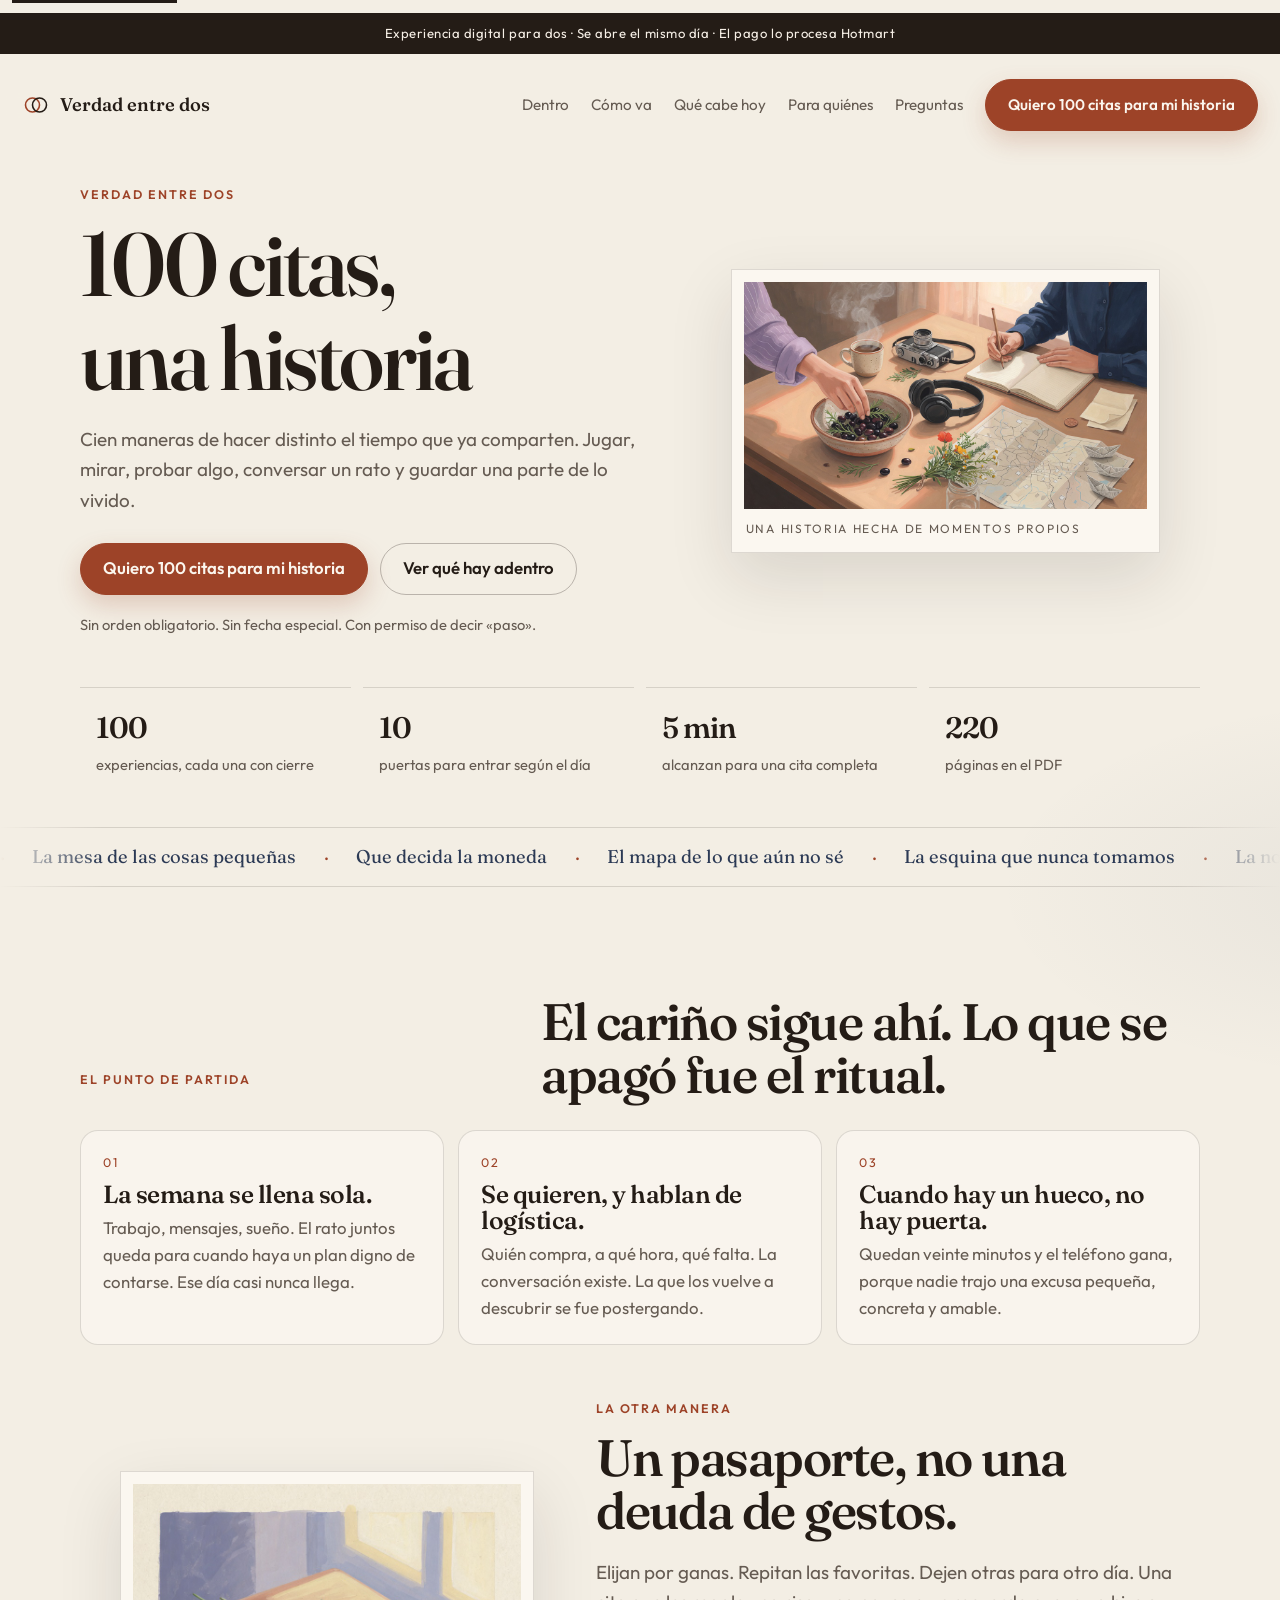
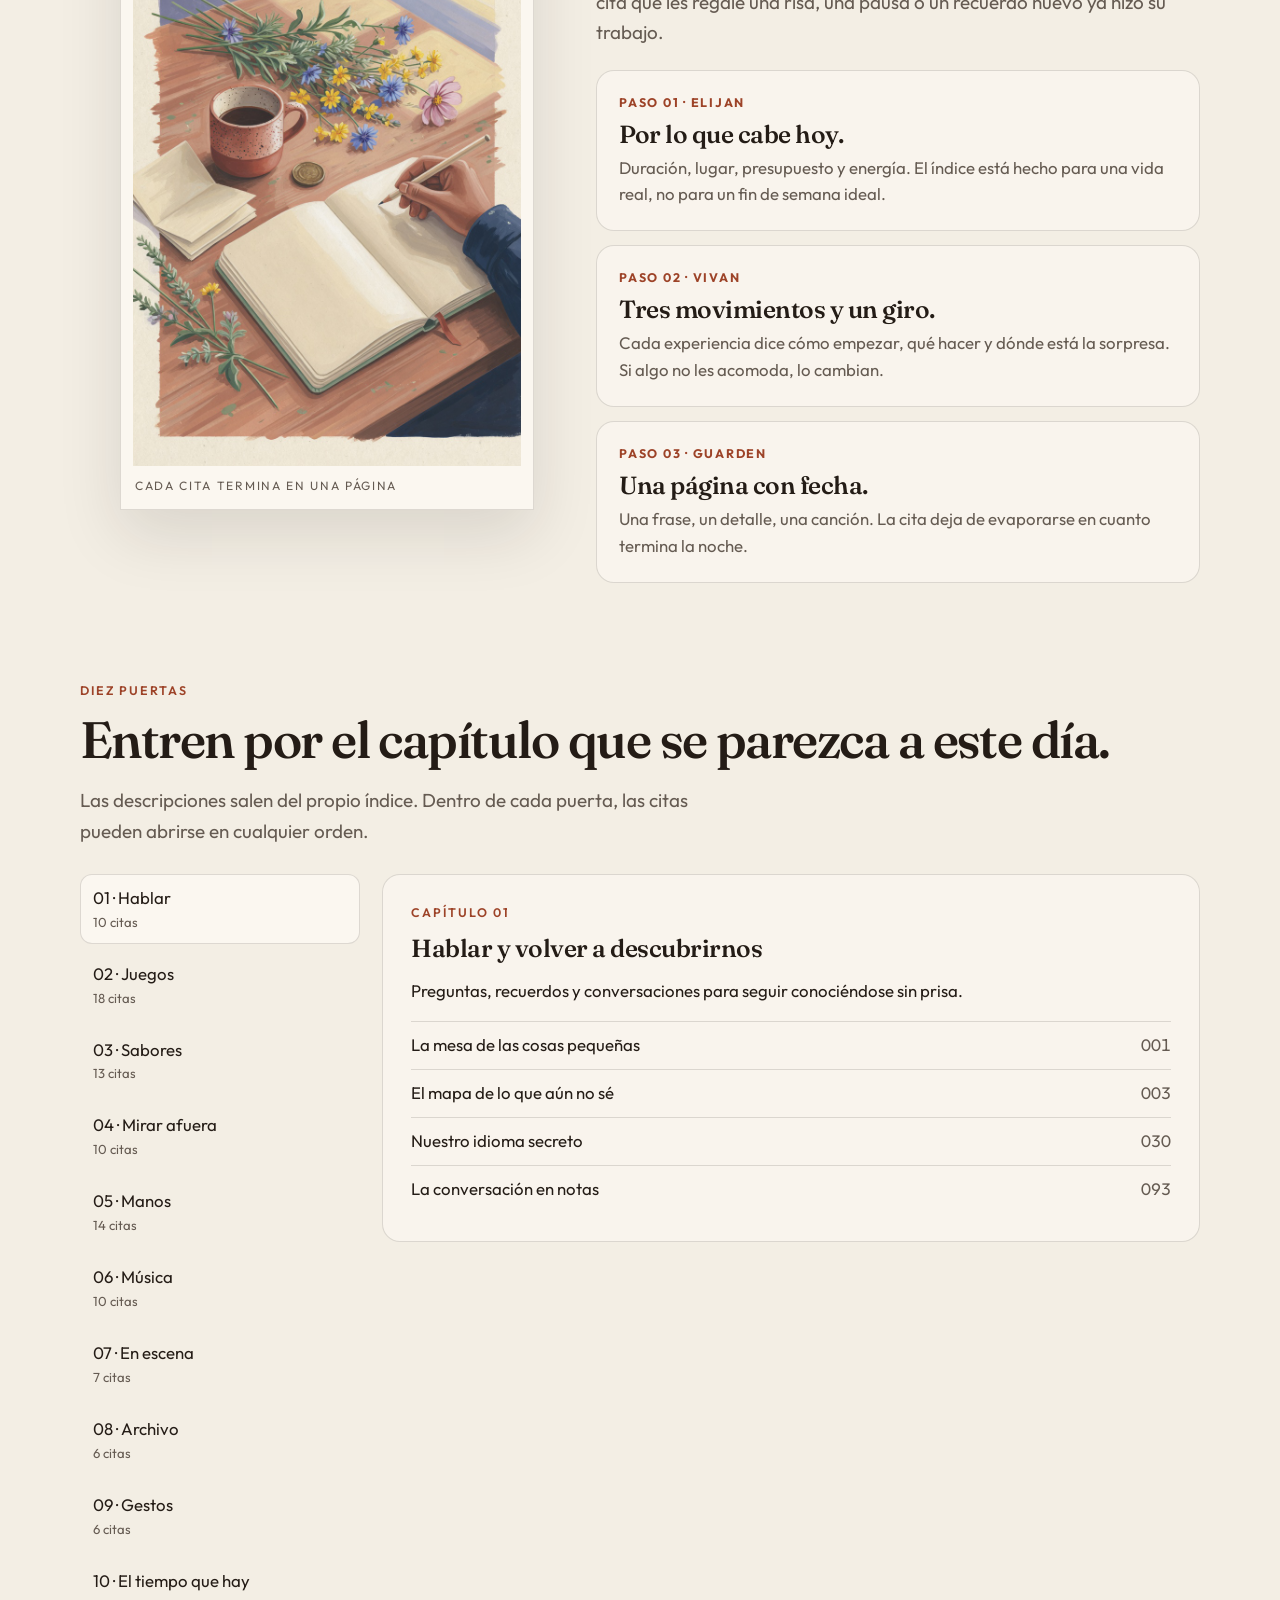
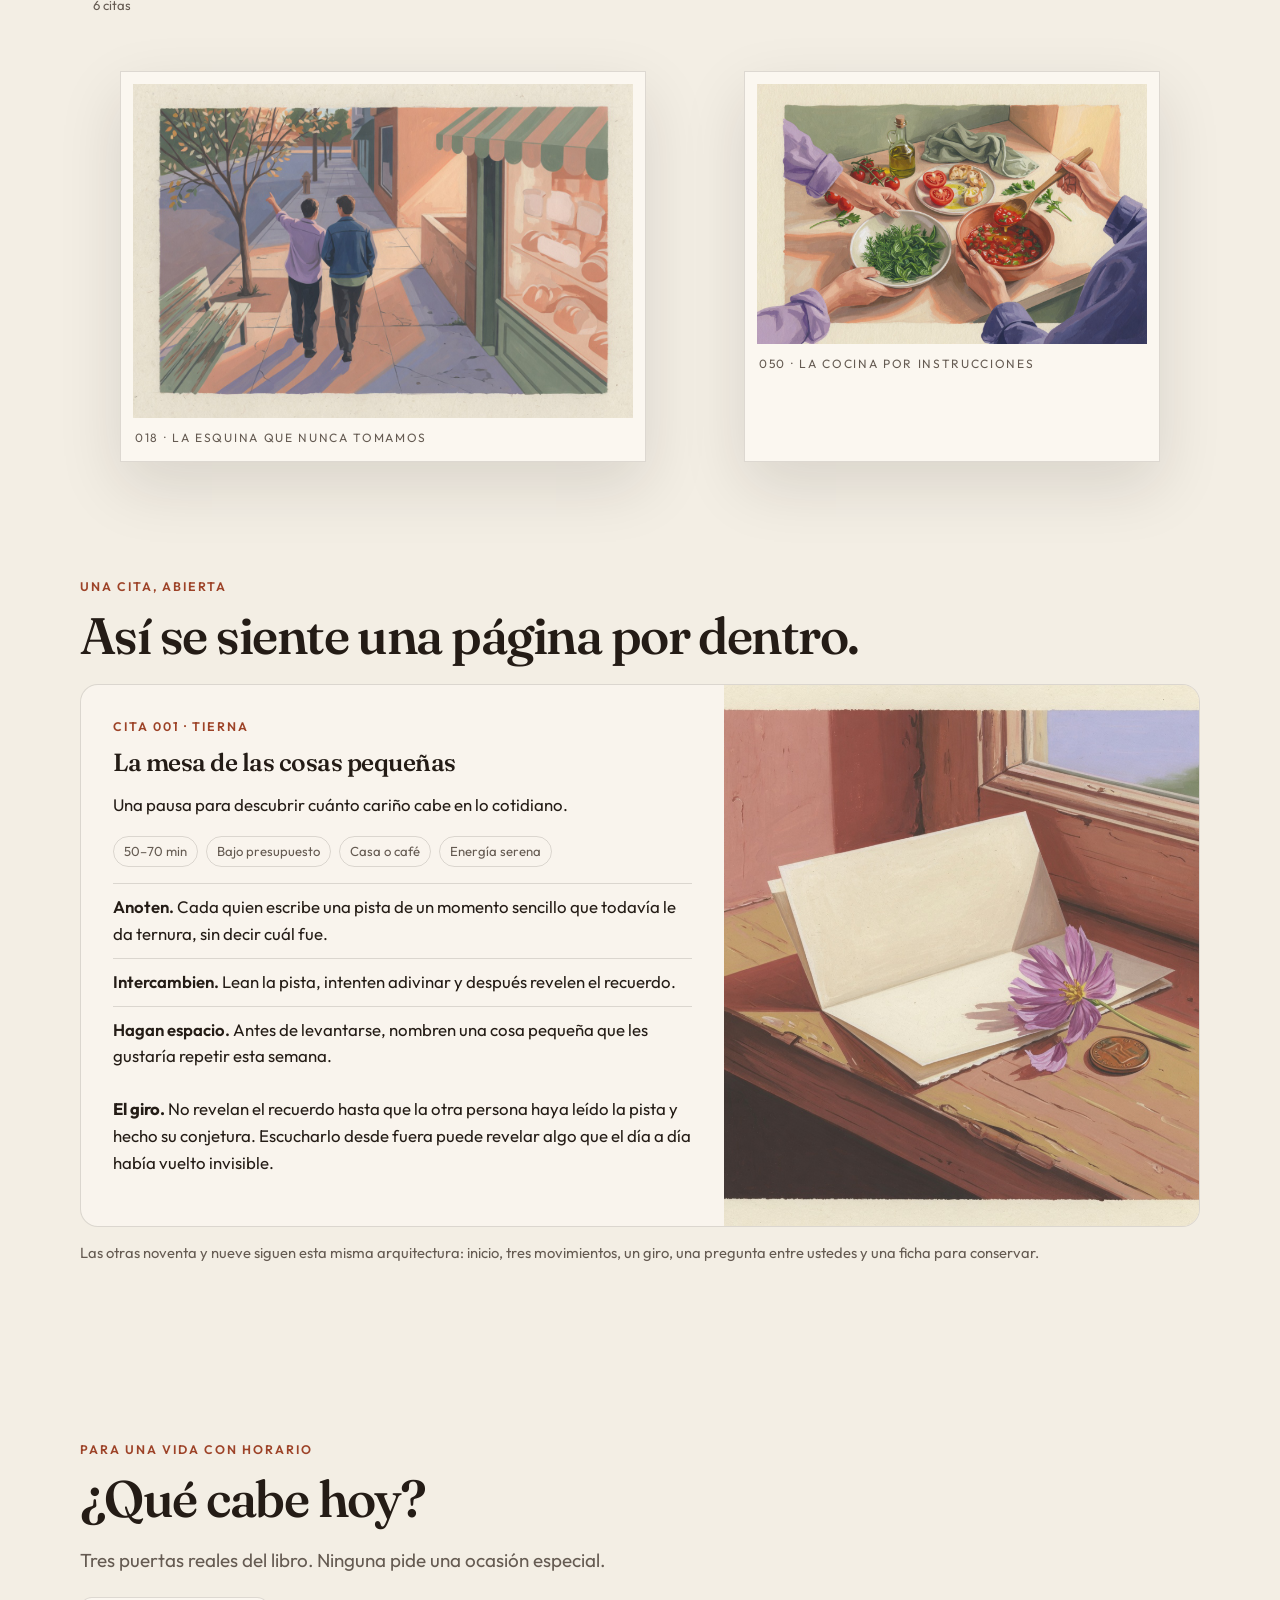
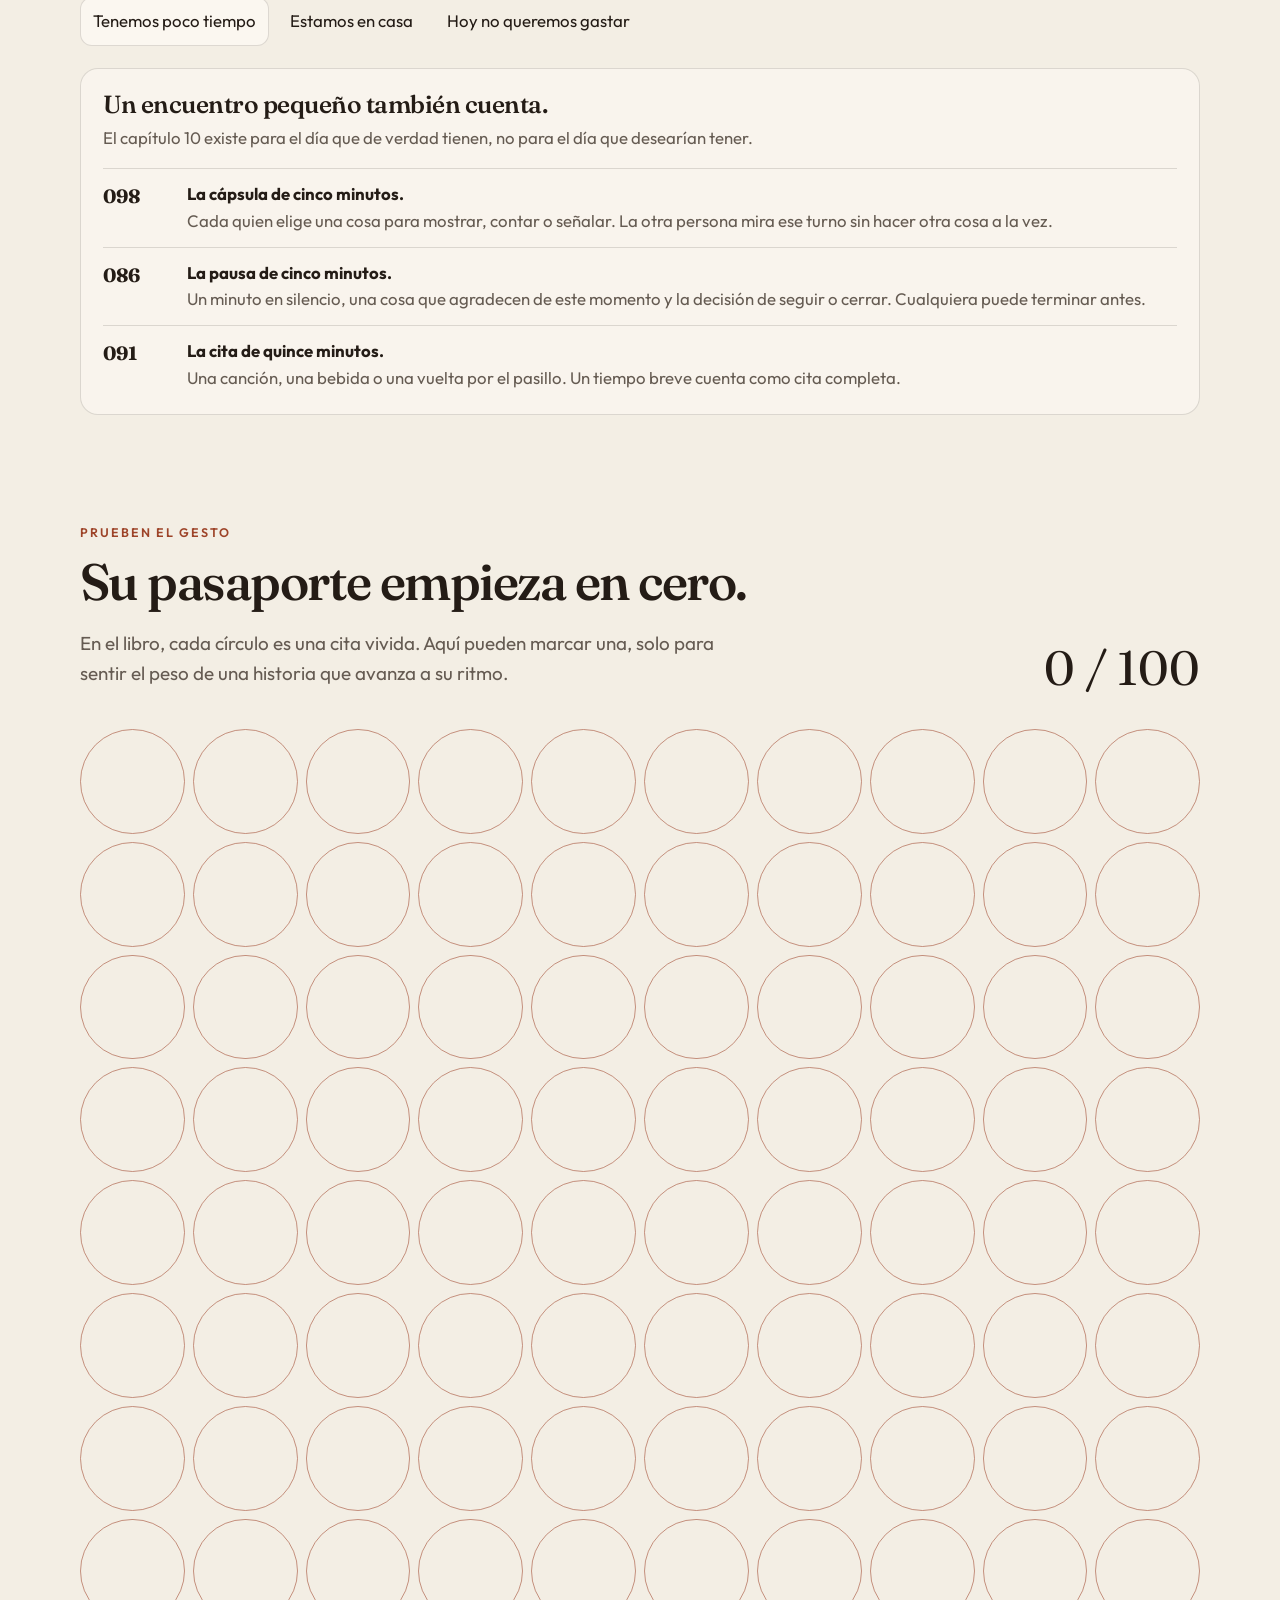
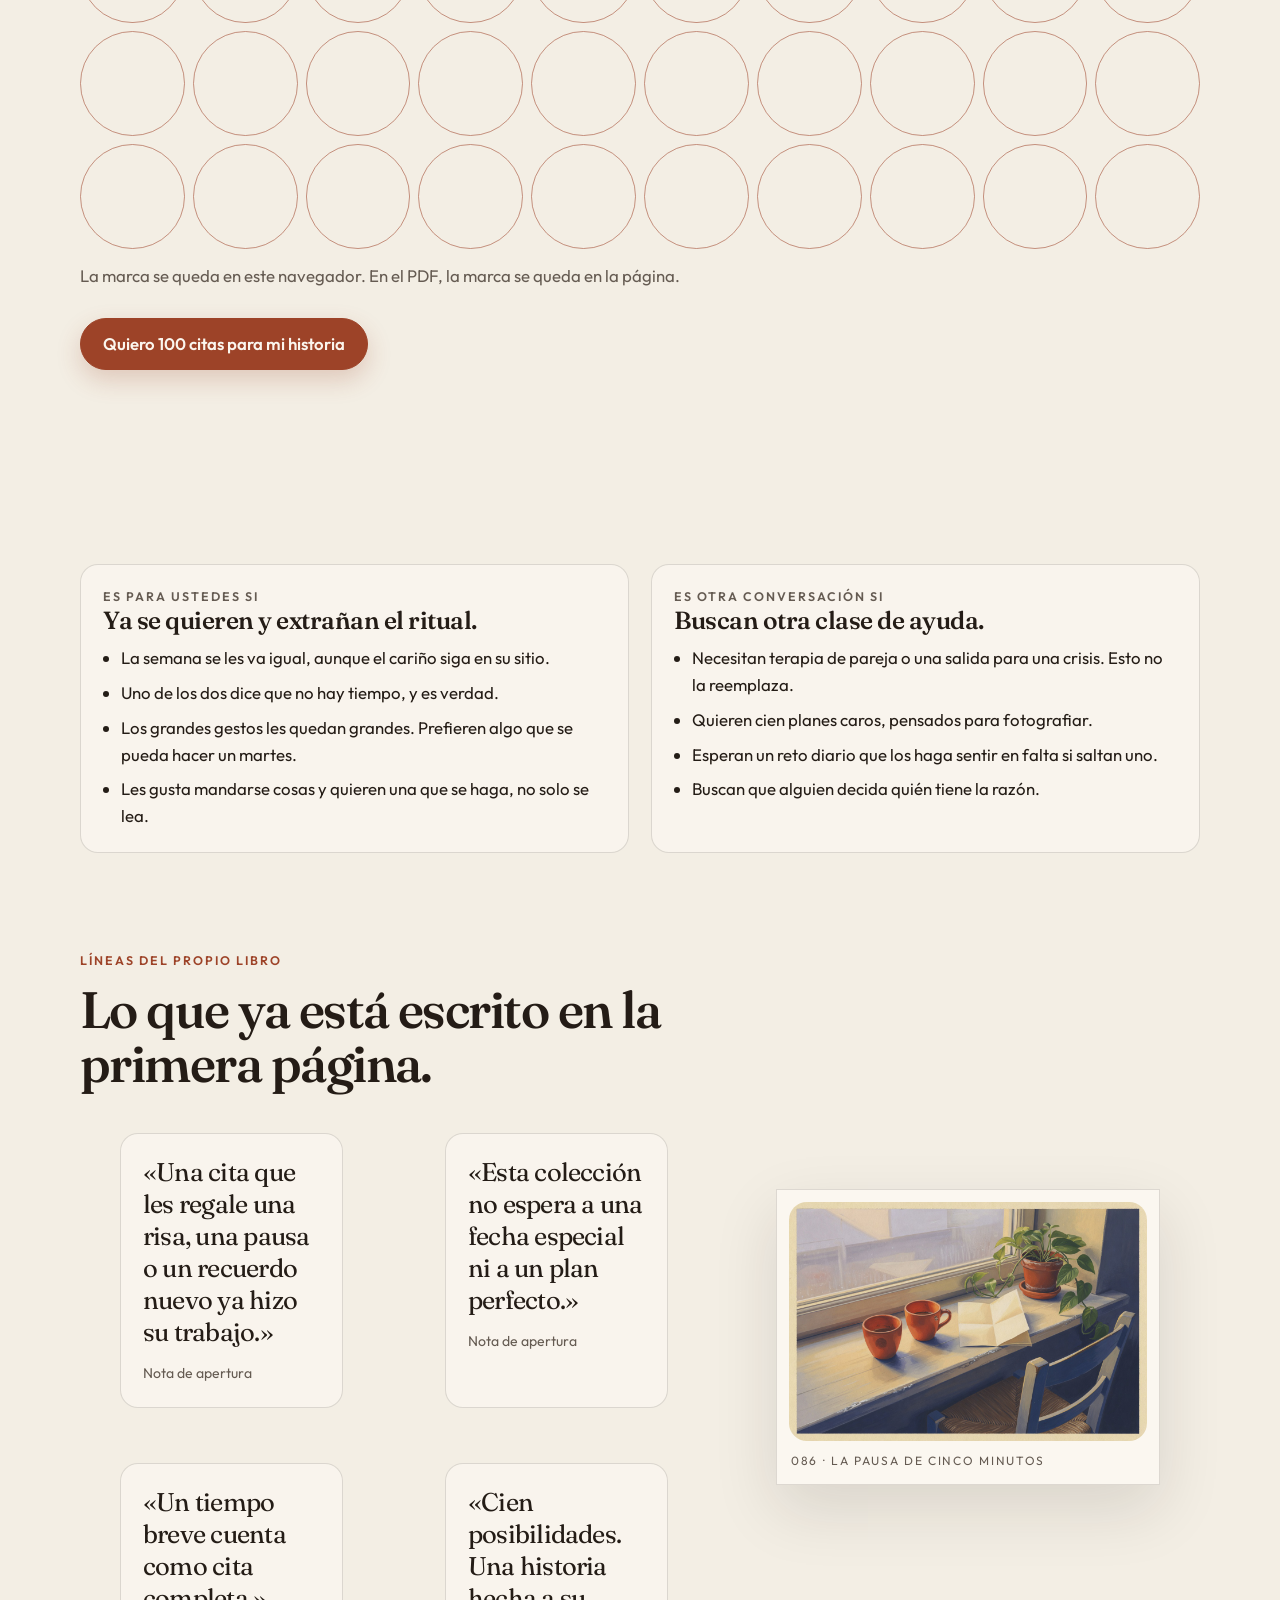
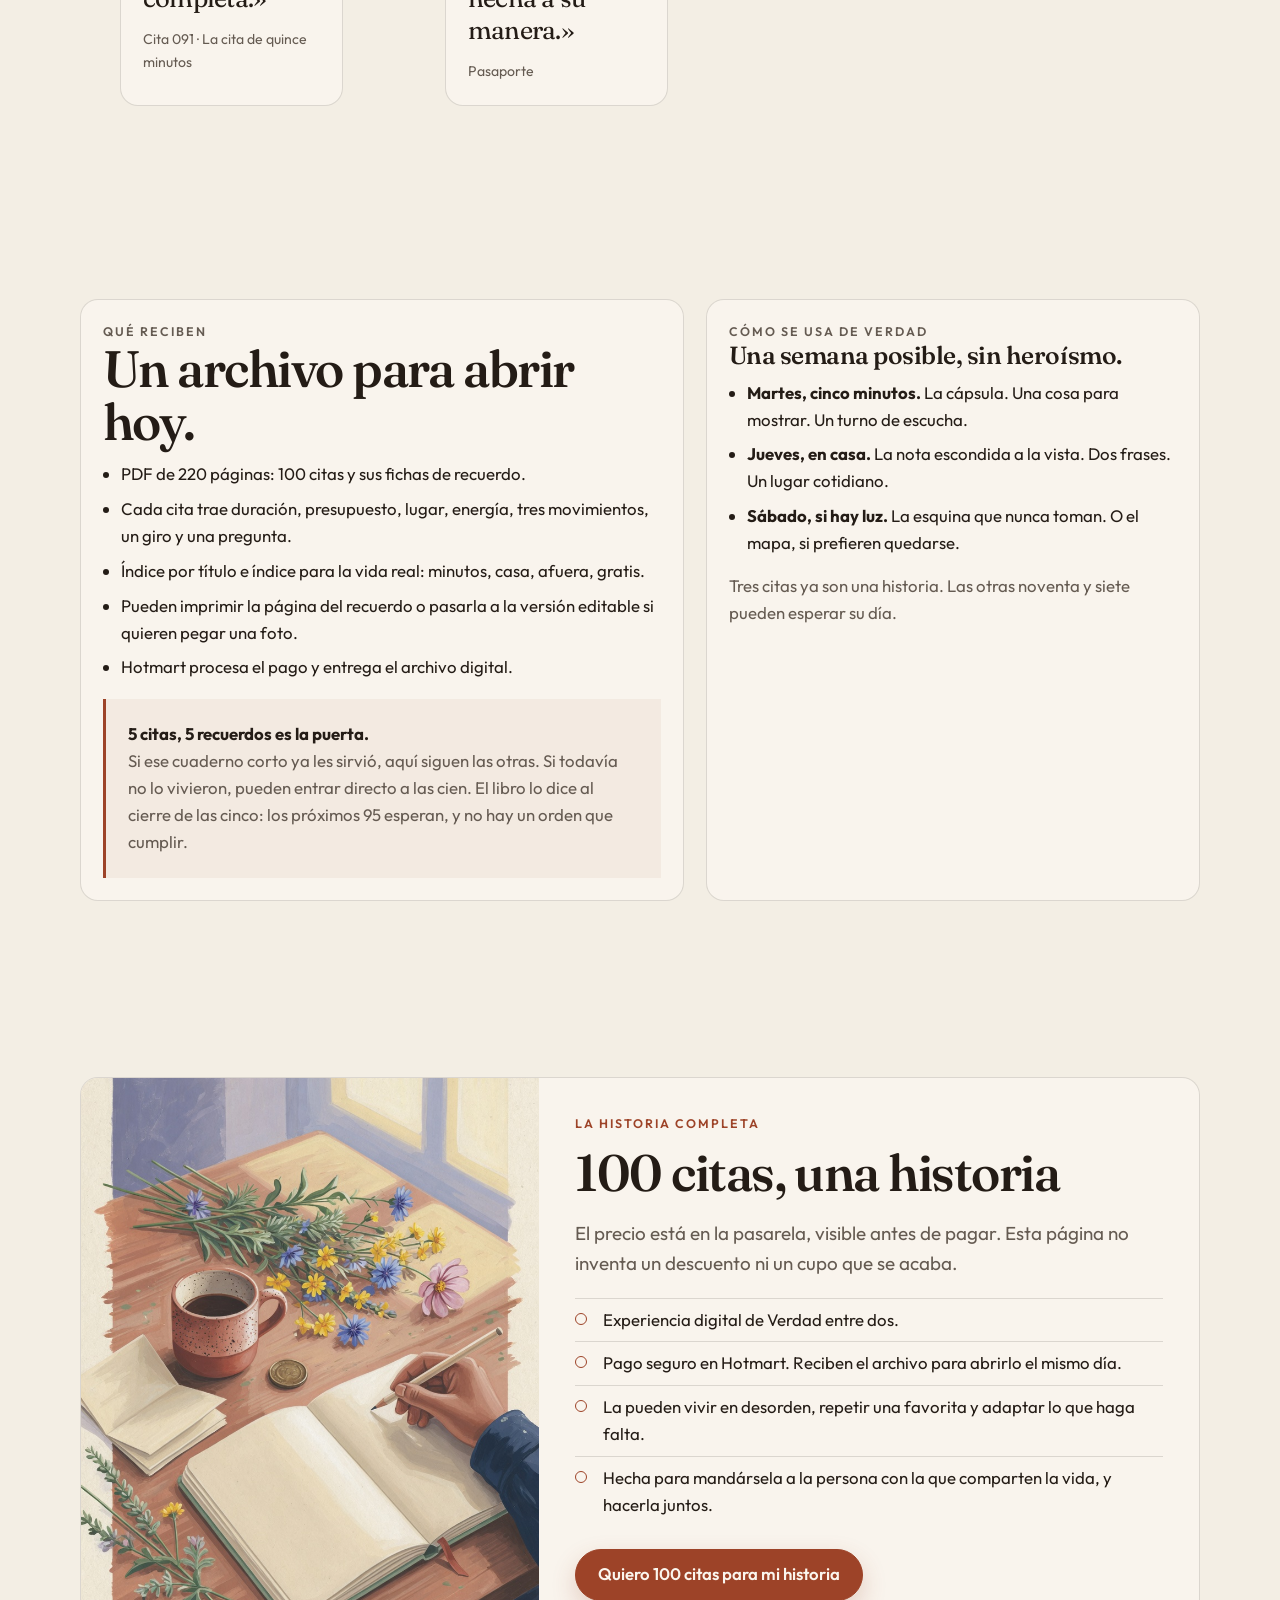
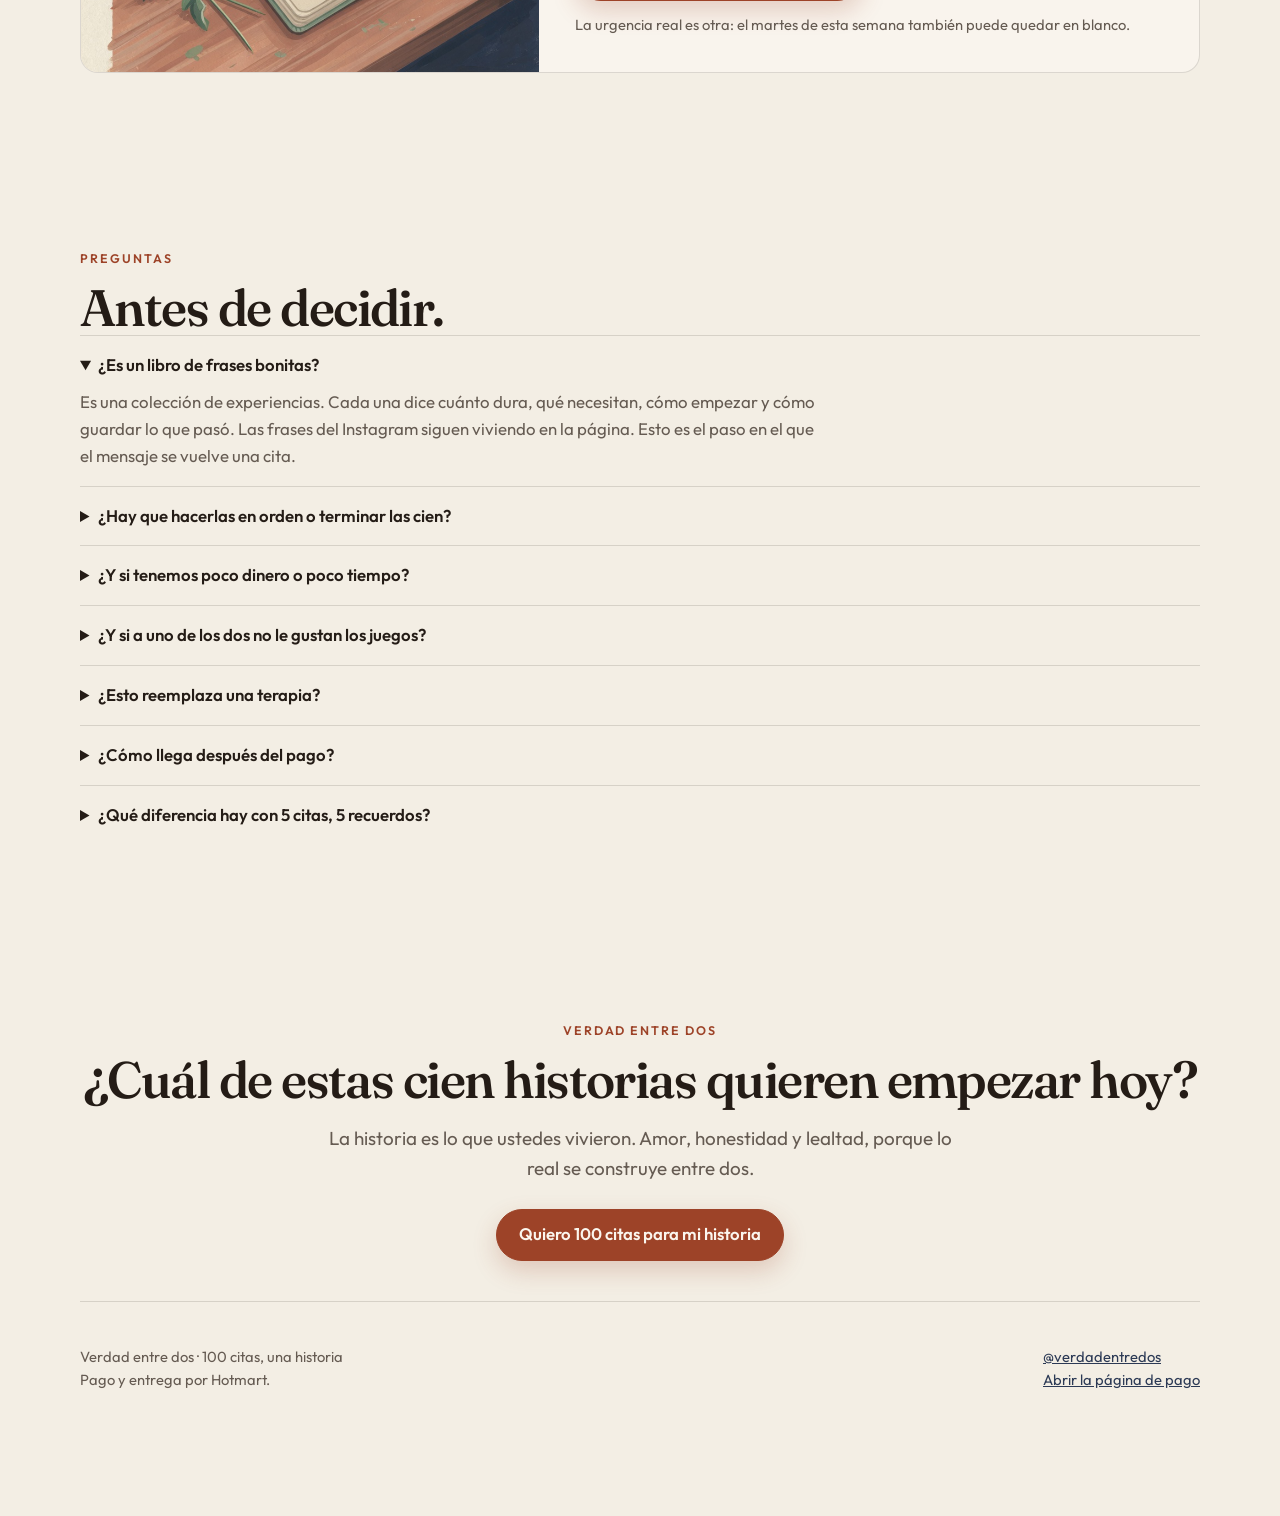
<file: index.html>
<!DOCTYPE html>
<html lang="es">
<head>
  <meta charset="utf-8">
  <meta name="viewport" content="width=device-width, initial-scale=1">
  <title>100 citas, una historia · Verdad entre dos</title>
  <meta name="description" content="Cien experiencias para dos. Salir de la rutina, volver a elegirse un día cualquiera y guardar recuerdos que antes no existían. De Verdad entre dos.">
  <meta name="theme-color" content="#f3eee4">
  <meta property="og:title" content="100 citas, una historia">
  <meta property="og:description" content="Cien maneras de hacer distinto el tiempo que ya comparten. Una experiencia digital de Verdad entre dos.">
  <meta property="og:type" content="website">
  <meta property="og:image" content="assets/hero.jpg">
  <link rel="icon" href="data:image/svg+xml,%3Csvg xmlns='http://www.w3.org/2000/svg' viewBox='0 0 32 32'%3E%3Ccircle cx='12' cy='16' r='8' fill='none' stroke='%239d4328' stroke-width='2'/%3E%3Ccircle cx='20' cy='16' r='8' fill='none' stroke='%23241c16' stroke-width='2'/%3E%3C/svg%3E">
  <link rel="preconnect" href="https://fonts.googleapis.com">
  <link rel="preconnect" href="https://fonts.gstatic.com" crossorigin>
  <link href="https://fonts.googleapis.com/css2?family=Fraunces:opsz,wght@9..144,500;9..144,620&family=Outfit:wght@400;500;600&display=swap" rel="stylesheet">
  <link rel="stylesheet" href="css/styles.css">
  <script>document.documentElement.classList.add("js");</script>
  <script type="application/ld+json">
  {
    "@context": "https://schema.org",
    "@type": "Product",
    "name": "100 citas, una historia",
    "description": "Cien experiencias para parejas, con páginas para conservar cada recuerdo.",
    "brand": { "@type": "Brand", "name": "Verdad entre dos" },
    "image": "assets/hero.jpg",
    "category": "Experiencia digital para parejas"
  }
  </script>
</head>
<body>
  <a class="skip" href="#contenido">Saltar al contenido</a>
  <div class="progress" aria-hidden="true"><span></span></div>

  <p class="topbar">Experiencia digital para dos · Se abre el mismo día · El pago lo procesa Hotmart</p>

  <header class="nav">
    <a class="brand" href="#contenido">
      <svg width="28" height="28" viewBox="0 0 32 32" aria-hidden="true">
        <circle cx="12" cy="16" r="8" fill="none" stroke="#9d4328" stroke-width="1.8"/>
        <circle cx="20" cy="16" r="8" fill="none" stroke="#241c16" stroke-width="1.8"/>
      </svg>
      Verdad entre dos
    </a>
    <button class="nav-toggle" type="button" aria-expanded="false" aria-controls="menu">Menú</button>
    <nav class="nav-links" id="menu">
      <a href="#dentro">Dentro</a>
      <a href="#como">Cómo va</a>
      <a href="#elegir">Qué cabe hoy</a>
      <a href="#quienes">Para quiénes</a>
      <a href="#preguntas">Preguntas</a>
      <a class="buy" data-buy href="https://pay.hotmart.com/V108076592A?checkoutMode=2&amp;off=3jpxud41">Quiero 100 citas para mi historia</a>
    </nav>
  </header>

  <main id="contenido">
    <section class="hero">
      <div class="wrap hero-grid">
        <div>
          <p class="kicker">Verdad entre dos</p>
          <h1>100 citas,<br>una historia</h1>
          <p class="lede">Cien maneras de hacer distinto el tiempo que ya comparten. Jugar, mirar, probar algo, conversar un rato y guardar una parte de lo vivido.</p>
          <div class="hero-actions">
            <a class="buy" data-buy href="https://pay.hotmart.com/V108076592A?checkoutMode=2&amp;off=3jpxud41">Quiero 100 citas para mi historia</a>
            <a class="ghost" href="#dentro">Ver qué hay adentro</a>
          </div>
          <p class="micro">Sin orden obligatorio. Sin fecha especial. Con permiso de decir «paso».</p>
        </div>
        <figure class="frame">
          <div class="hero-media">
            <video autoplay muted loop playsinline poster="assets/hero.jpg" aria-label="Mesa compartida: dos personas escriben, comen y dejan una nota">
              <source src="assets/hero.mp4" type="video/mp4">
            </video>
          </div>
          <figcaption>Una historia hecha de momentos propios</figcaption>
        </figure>
      </div>
      <div class="wrap">
        <div class="facts" aria-label="Lo que incluye la experiencia">
          <p class="fact"><b>100</b><span>experiencias, cada una con cierre</span></p>
          <p class="fact"><b>10</b><span>puertas para entrar según el día</span></p>
          <p class="fact"><b>5 min</b><span>alcanzan para una cita completa</span></p>
          <p class="fact"><b>220</b><span>páginas en el PDF</span></p>
        </div>
      </div>
      <div class="marquee" aria-hidden="true">
        <div class="marquee__track">
          <div class="marquee__group">
            <span>La mesa de las cosas pequeñas</span>
            <span>Que decida la moneda</span>
            <span>El mapa de lo que aún no sé</span>
            <span>La esquina que nunca tomamos</span>
            <span>La nota escondida a la vista</span>
            <span>Nuestro idioma secreto</span>
            <span>La pausa de cinco minutos</span>
            <span>La receta heredada</span>
            <span>Dos mandos, una aventura</span>
            <span>Volver a un día que nos hizo bien</span>
          </div>
          <div class="marquee__group">
            <span>La mesa de las cosas pequeñas</span>
            <span>Que decida la moneda</span>
            <span>El mapa de lo que aún no sé</span>
            <span>La esquina que nunca tomamos</span>
            <span>La nota escondida a la vista</span>
            <span>Nuestro idioma secreto</span>
            <span>La pausa de cinco minutos</span>
            <span>La receta heredada</span>
            <span>Dos mandos, una aventura</span>
            <span>Volver a un día que nos hizo bien</span>
          </div>
        </div>
      </div>
    </section>

    <section class="section" id="como">
      <div class="wrap">
        <div class="problem-grid reveal">
          <p class="kicker">El punto de partida</p>
          <h2>El cariño sigue ahí. Lo que se apagó fue el ritual.</h2>
        </div>
        <div class="cards">
          <article class="card reveal">
            <em>01</em>
            <h3>La semana se llena sola.</h3>
            <p>Trabajo, mensajes, sueño. El rato juntos queda para cuando haya un plan digno de contarse. Ese día casi nunca llega.</p>
          </article>
          <article class="card reveal">
            <em>02</em>
            <h3>Se quieren, y hablan de logística.</h3>
            <p>Quién compra, a qué hora, qué falta. La conversación existe. La que los vuelve a descubrir se fue postergando.</p>
          </article>
          <article class="card reveal">
            <em>03</em>
            <h3>Cuando hay un hueco, no hay puerta.</h3>
            <p>Quedan veinte minutos y el teléfono gana, porque nadie trajo una excusa pequeña, concreta y amable.</p>
          </article>
        </div>

        <div class="split" style="margin-top: 54px;">
          <figure class="frame">
            <div class="portrait">
              <img src="assets/journal.jpg" alt="Una mano escribe en un cuaderno en blanco, junto a un café, una moneda y flores">
            </div>
            <figcaption>Cada cita termina en una página</figcaption>
          </figure>
          <div class="reveal">
            <p class="kicker">La otra manera</p>
            <h2>Un pasaporte, no una deuda de gestos.</h2>
            <p class="lede">Elijan por ganas. Repitan las favoritas. Dejen otras para otro día. Una cita que les regale una risa, una pausa o un recuerdo nuevo ya hizo su trabajo.</p>
            <div class="steps">
              <article class="step">
                <b>Paso 01 · Elijan</b>
                <h3>Por lo que cabe hoy.</h3>
                <p>Duración, lugar, presupuesto y energía. El índice está hecho para una vida real, no para un fin de semana ideal.</p>
              </article>
              <article class="step">
                <b>Paso 02 · Vivan</b>
                <h3>Tres movimientos y un giro.</h3>
                <p>Cada experiencia dice cómo empezar, qué hacer y dónde está la sorpresa. Si algo no les acomoda, lo cambian.</p>
              </article>
              <article class="step">
                <b>Paso 03 · Guarden</b>
                <h3>Una página con fecha.</h3>
                <p>Una frase, un detalle, una canción. La cita deja de evaporarse en cuanto termina la noche.</p>
              </article>
            </div>
          </div>
        </div>
      </div>
    </section>

    <section class="section" id="dentro" style="padding-top: 10px;">
      <div class="wrap">
        <div class="reveal">
          <p class="kicker">Diez puertas</p>
          <h2>Entren por el capítulo que se parezca a este día.</h2>
          <p class="lede">Las descripciones salen del propio índice. Dentro de cada puerta, las citas pueden abrirse en cualquier orden.</p>
        </div>
        <div class="chapter-layout">
          <div class="chapter-tabs" role="tablist" aria-label="Capítulos">
            <button type="button" role="tab" aria-selected="true" data-chapter-tab="c1">01 · Hablar <small>10 citas</small></button>
            <button type="button" role="tab" aria-selected="false" data-chapter-tab="c2">02 · Juegos <small>18 citas</small></button>
            <button type="button" role="tab" aria-selected="false" data-chapter-tab="c3">03 · Sabores <small>13 citas</small></button>
            <button type="button" role="tab" aria-selected="false" data-chapter-tab="c4">04 · Mirar afuera <small>10 citas</small></button>
            <button type="button" role="tab" aria-selected="false" data-chapter-tab="c5">05 · Manos <small>14 citas</small></button>
            <button type="button" role="tab" aria-selected="false" data-chapter-tab="c6">06 · Música <small>10 citas</small></button>
            <button type="button" role="tab" aria-selected="false" data-chapter-tab="c7">07 · En escena <small>7 citas</small></button>
            <button type="button" role="tab" aria-selected="false" data-chapter-tab="c8">08 · Archivo <small>6 citas</small></button>
            <button type="button" role="tab" aria-selected="false" data-chapter-tab="c9">09 · Gestos <small>6 citas</small></button>
            <button type="button" role="tab" aria-selected="false" data-chapter-tab="c10">10 · El tiempo que hay <small>6 citas</small></button>
          </div>
          <div>
            <article class="panel chapter-panel is-active" data-chapter-panel="c1">
              <p class="kicker">Capítulo 01</p>
              <h3>Hablar y volver a descubrirnos</h3>
              <p>Preguntas, recuerdos y conversaciones para seguir conociéndose sin prisa.</p>
              <ol>
                <li>La mesa de las cosas pequeñas <span>001</span></li>
                <li>El mapa de lo que aún no sé <span>003</span></li>
                <li>Nuestro idioma secreto <span>030</span></li>
                <li>La conversación en notas <span>093</span></li>
              </ol>
            </article>
            <article class="panel chapter-panel" data-chapter-panel="c2">
              <p class="kicker">Capítulo 02</p>
              <h3>Juegos y desafíos compartidos</h3>
              <p>Juegos para competir con amabilidad, colaborar o jugar sin presión.</p>
              <ol>
                <li>Que decida la moneda <span>002</span></li>
                <li>El día de los papeles invertidos <span>089</span></li>
                <li>Ganamos del mismo lado <span>090</span></li>
                <li>Dos mandos, una aventura <span>096</span></li>
              </ol>
            </article>
            <article class="panel chapter-panel" data-chapter-panel="c3">
              <p class="kicker">Capítulo 03</p>
              <h3>Sabores que cuentan historias</h3>
              <p>Recetas, bebidas y sobremesas alrededor de lo que ya tienen o eligen.</p>
              <ol>
                <li>La sobremesa sin reloj <span>007</span></li>
                <li>La cocina por instrucciones <span>050</span></li>
                <li>La receta heredada <span>053</span></li>
                <li>El menú de lo que ya tenemos <span>058</span></li>
              </ol>
            </article>
            <article class="panel chapter-panel" data-chapter-panel="c4">
              <p class="kicker">Capítulo 04</p>
              <h3>Mirar afuera de otra manera</h3>
              <p>Paseos cercanos y pequeñas observaciones para descubrir lo familiar.</p>
              <ol>
                <li>Pausa para mirar el cielo <span>017</span></li>
                <li>La esquina que nunca tomamos <span>018</span></li>
                <li>Paseo con guía alternada <span>020</span></li>
                <li>Te muestro cómo miro <span>063</span></li>
              </ol>
            </article>
            <article class="panel chapter-panel" data-chapter-panel="c5">
              <p class="kicker">Capítulo 05</p>
              <h3>Crear con nuestras manos</h3>
              <p>Ideas hechas a mano donde importa más el proceso compartido que el resultado.</p>
              <ol>
                <li>El retrato sin cámara <span>014</span></li>
                <li>La postal que nunca enviamos <span>067</span></li>
                <li>La ilustración a cuatro manos <span>066</span></li>
                <li>Aprender algo con las manos <span>069</span></li>
              </ol>
            </article>
            <article class="panel chapter-panel" data-chapter-panel="c6">
              <p class="kicker">Capítulo 06</p>
              <h3>Escucharnos con música</h3>
              <p>Canciones, sonidos y escenas para escuchar con curiosidad y libertad.</p>
              <ol>
                <li>La canción que nos encontró <span>004</span></li>
                <li>La playlist por turnos <span>031</span></li>
                <li>El baile de una canción <span>036</span></li>
                <li>Nuestro primer baile aprendido <span>097</span></li>
              </ol>
            </article>
            <article class="panel chapter-panel" data-chapter-panel="c7">
              <p class="kicker">Capítulo 07</p>
              <h3>Nuestra vida en escena</h3>
              <p>Películas, relatos y momentos cotidianos convertidos en historias propias.</p>
              <ol>
                <li>Una película de siete segundos <span>005</span></li>
                <li>El doblaje inesperado <span>035</span></li>
                <li>Los créditos de hoy <span>038</span></li>
                <li>La escena repetida con otro final <span>080</span></li>
              </ol>
            </article>
            <article class="panel chapter-panel" data-chapter-panel="c8">
              <p class="kicker">Capítulo 08</p>
              <h3>Un archivo de lo vivido</h3>
              <p>Objetos, fotos opcionales y recuerdos que pueden guardar a su manera.</p>
              <ol>
                <li>El museo de nuestros bolsillos <span>006</span></li>
                <li>La exposición de recuerdos <span>040</span></li>
                <li>La foto invisible <span>083</span></li>
                <li>Volver a un día que nos hizo bien <span>100</span></li>
              </ol>
            </article>
            <article class="panel chapter-panel" data-chapter-panel="c9">
              <p class="kicker">Capítulo 09</p>
              <h3>Gestos que nos cuidan</h3>
              <p>Detalles posibles que respetan los límites, el tiempo y la comodidad de ambos.</p>
              <ol>
                <li>El detalle que sí vi <span>041</span></li>
                <li>La nota escondida a la vista <span>042</span></li>
                <li>El regalo que ya existe <span>043</span></li>
                <li>El gesto con permiso <span>045</span></li>
              </ol>
            </article>
            <article class="panel chapter-panel" data-chapter-panel="c10">
              <p class="kicker">Capítulo 10</p>
              <h3>El tiempo que sí tenemos</h3>
              <p>Citas breves y flexibles para compartir el día que realmente tienen.</p>
              <ol>
                <li>La pausa de cinco minutos <span>086</span></li>
                <li>La cita de quince minutos <span>091</span></li>
                <li>La cita de no hacer planes <span>094</span></li>
                <li>La cápsula de cinco minutos <span>098</span></li>
              </ol>
            </article>
          </div>
        </div>

        <div class="scene-row">
          <figure class="frame">
            <div class="scene">
              <img src="assets/street.jpg" alt="Dos personas caminan de espaldas por una calle conocida y una señala una esquina">
            </div>
            <figcaption>018 · La esquina que nunca tomamos</figcaption>
          </figure>
          <figure class="frame">
            <div class="scene">
              <img src="assets/kitchen.jpg" alt="Dos pares de manos cocinan juntos en una mesa con tomates, hierbas y pan">
            </div>
            <figcaption>050 · La cocina por instrucciones</figcaption>
          </figure>
        </div>
      </div>
    </section>

    <section class="section" style="padding-top: 10px;">
      <div class="wrap">
        <div class="reveal" style="margin-bottom: 22px;">
          <p class="kicker">Una cita, abierta</p>
          <h2>Así se siente una página por dentro.</h2>
        </div>
        <article class="specimen">
          <div class="specimen-copy">
            <p class="kicker">Cita 001 · Tierna</p>
            <h3>La mesa de las cosas pequeñas</h3>
            <p>Una pausa para descubrir cuánto cariño cabe en lo cotidiano.</p>
            <div class="meta-row">
              <span class="pill">50–70 min</span>
              <span class="pill">Bajo presupuesto</span>
              <span class="pill">Casa o café</span>
              <span class="pill">Energía serena</span>
            </div>
            <ol class="moves">
              <li><strong>Anoten.</strong> Cada quien escribe una pista de un momento sencillo que todavía le da ternura, sin decir cuál fue.</li>
              <li><strong>Intercambien.</strong> Lean la pista, intenten adivinar y después revelen el recuerdo.</li>
              <li><strong>Hagan espacio.</strong> Antes de levantarse, nombren una cosa pequeña que les gustaría repetir esta semana.</li>
            </ol>
            <p style="margin-top: 16px;"><strong>El giro.</strong> No revelan el recuerdo hasta que la otra persona haya leído la pista y hecho su conjetura. Escucharlo desde fuera puede revelar algo que el día a día había vuelto invisible.</p>
          </div>
          <div class="specimen-visual">
            <img src="assets/note.jpg" alt="Una nota en blanco, una flor y una moneda en el marco de una ventana">
          </div>
        </article>
        <p class="micro" style="margin-top: 14px;">Las otras noventa y nueve siguen esta misma arquitectura: inicio, tres movimientos, un giro, una pregunta entre ustedes y una ficha para conservar.</p>
      </div>
    </section>

    <section class="section" id="elegir">
      <div class="wrap">
        <div class="reveal">
          <p class="kicker">Para una vida con horario</p>
          <h2>¿Qué cabe hoy?</h2>
          <p class="lede">Tres puertas reales del libro. Ninguna pide una ocasión especial.</p>
        </div>
        <div class="route-tabs" role="group" aria-label="Elegir según el día">
          <button type="button" data-route-tab="corto" aria-pressed="true">Tenemos poco tiempo</button>
          <button type="button" data-route-tab="casa" aria-pressed="false">Estamos en casa</button>
          <button type="button" data-route-tab="gratis" aria-pressed="false">Hoy no queremos gastar</button>
        </div>
        <article class="route panel is-active" data-route-panel="corto">
          <h3>Un encuentro pequeño también cuenta.</h3>
          <p>El capítulo 10 existe para el día que de verdad tienen, no para el día que desearían tener.</p>
          <div class="date-list">
            <article>
              <b>098</b>
              <div>
                <strong>La cápsula de cinco minutos.</strong>
                <p>Cada quien elige una cosa para mostrar, contar o señalar. La otra persona mira ese turno sin hacer otra cosa a la vez.</p>
              </div>
            </article>
            <article>
              <b>086</b>
              <div>
                <strong>La pausa de cinco minutos.</strong>
                <p>Un minuto en silencio, una cosa que agradecen de este momento y la decisión de seguir o cerrar. Cualquiera puede terminar antes.</p>
              </div>
            </article>
            <article>
              <b>091</b>
              <div>
                <strong>La cita de quince minutos.</strong>
                <p>Una canción, una bebida o una vuelta por el pasillo. Un tiempo breve cuenta como cita completa.</p>
              </div>
            </article>
          </div>
        </article>
        <article class="route panel" data-route-panel="casa">
          <h3>La casa también es un lugar de cita.</h3>
          <p>Cambian de mesa, de rol o de idioma. No hace falta salir para que el rato se sienta distinto.</p>
          <div class="date-list">
            <article>
              <b>001</b>
              <div>
                <strong>La mesa de las cosas pequeñas.</strong>
                <p>Dos papeles, un bolígrafo y un recuerdo que el día a día había vuelto invisible.</p>
              </div>
            </article>
            <article>
              <b>030</b>
              <div>
                <strong>Nuestro idioma secreto.</strong>
                <p>Una frase que ya es de ustedes, más una señal amable para pedir pausa y otra para «esto me dio risa».</p>
              </div>
            </article>
            <article>
              <b>050</b>
              <div>
                <strong>La cocina por instrucciones.</strong>
                <p>Una persona describe el paso. La otra cocina. A mitad de receta cambian de rol.</p>
              </div>
            </article>
          </div>
        </article>
        <article class="route panel" data-route-panel="gratis">
          <h3>El presupuesto puede ser cero.</h3>
          <p>Hay citas gratis, citas de bajo presupuesto y citas que usan lo que ya está en la mesa.</p>
          <div class="date-list">
            <article>
              <b>002</b>
              <div>
                <strong>Que decida la moneda.</strong>
                <p>Tres decisiones pequeñas. El azar pone sorpresa y ustedes conservan el derecho de decir «paso».</p>
              </div>
            </article>
            <article>
              <b>018</b>
              <div>
                <strong>La esquina que nunca tomamos.</strong>
                <p>En cada cruce, la dirección que menos suelen tomar. También se puede hacer mirando un mapa desde casa.</p>
              </div>
            </article>
            <article>
              <b>042</b>
              <div>
                <strong>La nota escondida a la vista.</strong>
                <p>Dos frases amables, dejadas en un lugar cotidiano. Se lee cuando los dos quieren encontrar una nota.</p>
              </div>
            </article>
          </div>
        </article>
      </div>
    </section>

    <section class="section" id="pasaporte" style="padding-top: 20px;">
      <div class="wrap">
        <div class="passport-head reveal">
          <div>
            <p class="kicker">Prueben el gesto</p>
            <h2>Su pasaporte empieza en cero.</h2>
            <p class="lede">En el libro, cada círculo es una cita vivida. Aquí pueden marcar una, solo para sentir el peso de una historia que avanza a su ritmo.</p>
          </div>
          <p class="stamp-count" data-stamp-count aria-live="polite">0 / 100</p>
        </div>
        <div class="stamp-grid" data-passport role="group" aria-label="Pasaporte de cien citas"></div>
        <p class="passport-note">La marca se queda en este navegador. En el PDF, la marca se queda en la página.</p>
        <div class="hero-actions">
          <a class="buy" data-buy href="https://pay.hotmart.com/V108076592A?checkoutMode=2&amp;off=3jpxud41">Quiero 100 citas para mi historia</a>
        </div>
      </div>
    </section>

    <section class="section" id="quienes">
      <div class="wrap two">
        <article class="fit reveal">
          <p class="kicker">Es para ustedes si</p>
          <h3>Ya se quieren y extrañan el ritual.</h3>
          <ul>
            <li>La semana se les va igual, aunque el cariño siga en su sitio.</li>
            <li>Uno de los dos dice que no hay tiempo, y es verdad.</li>
            <li>Los grandes gestos les quedan grandes. Prefieren algo que se pueda hacer un martes.</li>
            <li>Les gusta mandarse cosas y quieren una que se haga, no solo se lea.</li>
          </ul>
        </article>
        <article class="fit reveal">
          <p class="kicker">Es otra conversación si</p>
          <h3>Buscan otra clase de ayuda.</h3>
          <ul>
            <li>Necesitan terapia de pareja o una salida para una crisis. Esto no la reemplaza.</li>
            <li>Quieren cien planes caros, pensados para fotografiar.</li>
            <li>Esperan un reto diario que los haga sentir en falta si saltan uno.</li>
            <li>Buscan que alguien decida quién tiene la razón.</li>
          </ul>
        </article>
      </div>
    </section>

    <section class="section" style="padding-top: 10px;">
      <div class="wrap morning">
        <div class="reveal">
          <p class="kicker">Líneas del propio libro</p>
          <h2>Lo que ya está escrito en la primera página.</h2>
          <div class="quote-grid">
            <blockquote class="quote">
              <p>«Una cita que les regale una risa, una pausa o un recuerdo nuevo ya hizo su trabajo.»</p>
              <span>Nota de apertura</span>
            </blockquote>
            <blockquote class="quote">
              <p>«Esta colección no espera a una fecha especial ni a un plan perfecto.»</p>
              <span>Nota de apertura</span>
            </blockquote>
            <blockquote class="quote">
              <p>«Un tiempo breve cuenta como cita completa.»</p>
              <span>Cita 091 · La cita de quince minutos</span>
            </blockquote>
            <blockquote class="quote">
              <p>«Cien posibilidades. Una historia hecha a su manera.»</p>
              <span>Pasaporte</span>
            </blockquote>
          </div>
        </div>
        <figure class="frame">
          <div class="morning-media">
            <video muted loop playsinline poster="assets/morning.jpg" aria-label="Alféizar de mañana con dos tazas, una nota y una planta">
              <source src="assets/morning.mp4" type="video/mp4">
            </video>
          </div>
          <figcaption>086 · La pausa de cinco minutos</figcaption>
        </figure>
      </div>
    </section>

    <section class="section" id="incluye">
      <div class="wrap include-grid">
        <article class="include reveal">
          <p class="kicker">Qué reciben</p>
          <h2>Un archivo para abrir hoy.</h2>
          <ul>
            <li>PDF de 220 páginas: 100 citas y sus fichas de recuerdo.</li>
            <li>Cada cita trae duración, presupuesto, lugar, energía, tres movimientos, un giro y una pregunta.</li>
            <li>Índice por título e índice para la vida real: minutos, casa, afuera, gratis.</li>
            <li>Pueden imprimir la página del recuerdo o pasarla a la versión editable si quieren pegar una foto.</li>
            <li>Hotmart procesa el pago y entrega el archivo digital.</li>
          </ul>
          <div class="bridge">
            <strong>5 citas, 5 recuerdos es la puerta.</strong>
            <p>Si ese cuaderno corto ya les sirvió, aquí siguen las otras. Si todavía no lo vivieron, pueden entrar directo a las cien. El libro lo dice al cierre de las cinco: los próximos 95 esperan, y no hay un orden que cumplir.</p>
          </div>
        </article>
        <article class="include reveal">
          <p class="kicker">Cómo se usa de verdad</p>
          <h3>Una semana posible, sin heroísmo.</h3>
          <ul>
            <li><strong>Martes, cinco minutos.</strong> La cápsula. Una cosa para mostrar. Un turno de escucha.</li>
            <li><strong>Jueves, en casa.</strong> La nota escondida a la vista. Dos frases. Un lugar cotidiano.</li>
            <li><strong>Sábado, si hay luz.</strong> La esquina que nunca toman. O el mapa, si prefieren quedarse.</li>
          </ul>
          <p style="margin-top: 16px;">Tres citas ya son una historia. Las otras noventa y siete pueden esperar su día.</p>
        </article>
      </div>
    </section>

    <section class="section" id="precio">
      <div class="wrap">
        <article class="offer reveal">
          <div class="offer-visual">
            <img src="assets/journal.jpg" alt="Cuaderno abierto, café y flores sobre una mesa de tarde">
          </div>
          <div class="offer-copy">
            <p class="kicker">La historia completa</p>
            <h2>100 citas, una historia</h2>
            <p class="lede">El precio está en la pasarela, visible antes de pagar. Esta página no inventa un descuento ni un cupo que se acaba.</p>
            <ul class="checklist">
              <li>Experiencia digital de Verdad entre dos.</li>
              <li>Pago seguro en Hotmart. Reciben el archivo para abrirlo el mismo día.</li>
              <li>La pueden vivir en desorden, repetir una favorita y adaptar lo que haga falta.</li>
              <li>Hecha para mandársela a la persona con la que comparten la vida, y hacerla juntos.</li>
            </ul>
            <a class="buy" data-buy href="https://pay.hotmart.com/V108076592A?checkoutMode=2&amp;off=3jpxud41">Quiero 100 citas para mi historia</a>
            <p class="micro" style="margin-top: 12px;">La urgencia real es otra: el martes de esta semana también puede quedar en blanco.</p>
          </div>
        </article>
      </div>
    </section>

    <section class="section" id="preguntas">
      <div class="wrap faq">
        <p class="kicker">Preguntas</p>
        <h2>Antes de decidir.</h2>
        <details open>
          <summary>¿Es un libro de frases bonitas?</summary>
          <p>Es una colección de experiencias. Cada una dice cuánto dura, qué necesitan, cómo empezar y cómo guardar lo que pasó. Las frases del Instagram siguen viviendo en la página. Esto es el paso en el que el mensaje se vuelve una cita.</p>
        </details>
        <details>
          <summary>¿Hay que hacerlas en orden o terminar las cien?</summary>
          <p>No. El pasaporte lo dice: elijan a su ritmo, repitan las favoritas y dejen otras para otro día. Cien citas no son una meta. La historia es lo que ustedes vivieron.</p>
        </details>
        <details>
          <summary>¿Y si tenemos poco dinero o poco tiempo?</summary>
          <p>Hay citas de cinco minutos y citas gratis o de bajo presupuesto. Muchas ocurren en casa, con lo que ya tienen. El índice permite filtrar por eso antes de elegir.</p>
        </details>
        <details>
          <summary>¿Y si a uno de los dos no le gustan los juegos?</summary>
          <p>Hay silencio, cocina, caminata, música y notas. Cualquiera puede decir «paso». Ninguna consigna es un examen.</p>
        </details>
        <details>
          <summary>¿Esto reemplaza una terapia?</summary>
          <p>No. Es una excusa bien diseñada para estar juntos. Si hay una crisis, buscan ayuda de verdad. Este archivo no pretende resolverla.</p>
        </details>
        <details>
          <summary>¿Cómo llega después del pago?</summary>
          <p>Hotmart procesa el pago y entrega el archivo digital. Lo abren en el teléfono o en el computador. Si quieren pegar fotos en una ficha, el propio PDF explica que pueden imprimirla o usar la versión editable.</p>
        </details>
        <details>
          <summary>¿Qué diferencia hay con 5 citas, 5 recuerdos?</summary>
          <p>Esas cinco son la puerta: una experiencia corta para salir de la rutina. Esta es la historia completa, en diez capítulos. Las primeras cinco ya forman parte del universo. Aquí están las cien.</p>
        </details>
      </div>
    </section>

    <section class="section final">
      <div class="wrap">
        <p class="kicker">Verdad entre dos</p>
        <h2>¿Cuál de estas cien historias quieren empezar hoy?</h2>
        <p class="lede">La historia es lo que ustedes vivieron. Amor, honestidad y lealtad, porque lo real se construye entre dos.</p>
        <a class="buy" data-buy href="https://pay.hotmart.com/V108076592A?checkoutMode=2&amp;off=3jpxud41">Quiero 100 citas para mi historia</a>
      </div>
    </section>
  </main>

  <footer class="wrap footer">
    <p>Verdad entre dos · 100 citas, una historia<br>Pago y entrega por Hotmart.</p>
    <p><a href="https://www.instagram.com/verdadentredos/">@verdadentredos</a><br>
      <a href="https://pay.hotmart.com/V108076592A?off=3jpxud41">Abrir la página de pago</a></p>
  </footer>

  <div class="dock" >
    <p>100 citas, una historia</p>
    <a class="buy" data-buy href="https://pay.hotmart.com/V108076592A?checkoutMode=2&amp;off=3jpxud41">Quiero mis 100 citas</a>
  </div>

  <div class="nudge" id="nudge" hidden>
    <div class="nudge-card" role="dialog" aria-modal="true" aria-labelledby="nudge-title">
      <button class="nudge-close" type="button" data-close-nudge aria-label="Cerrar">Cerrar</button>
      <img src="assets/note.jpg" alt="">
      <p class="kicker" style="margin-top: 14px;">Antes de irse</p>
      <h2 id="nudge-title" style="font-size: 2rem;">Una cita de cinco minutos también cuenta.</h2>
      <p>No hace falta una noche libre para empezar. Hay experiencias del largo de un café que se enfría.</p>
      <div class="nudge-actions">
        <a class="ghost" href="#elegir" data-close-nudge>Ver las cortas</a>
        <a class="buy" data-buy data-close-nudge href="https://pay.hotmart.com/V108076592A?checkoutMode=2&amp;off=3jpxud41">Quiero 100 citas para mi historia</a>
      </div>
    </div>
  </div>

  <script src="js/main.js"></script>
</body>
</html>
</file>
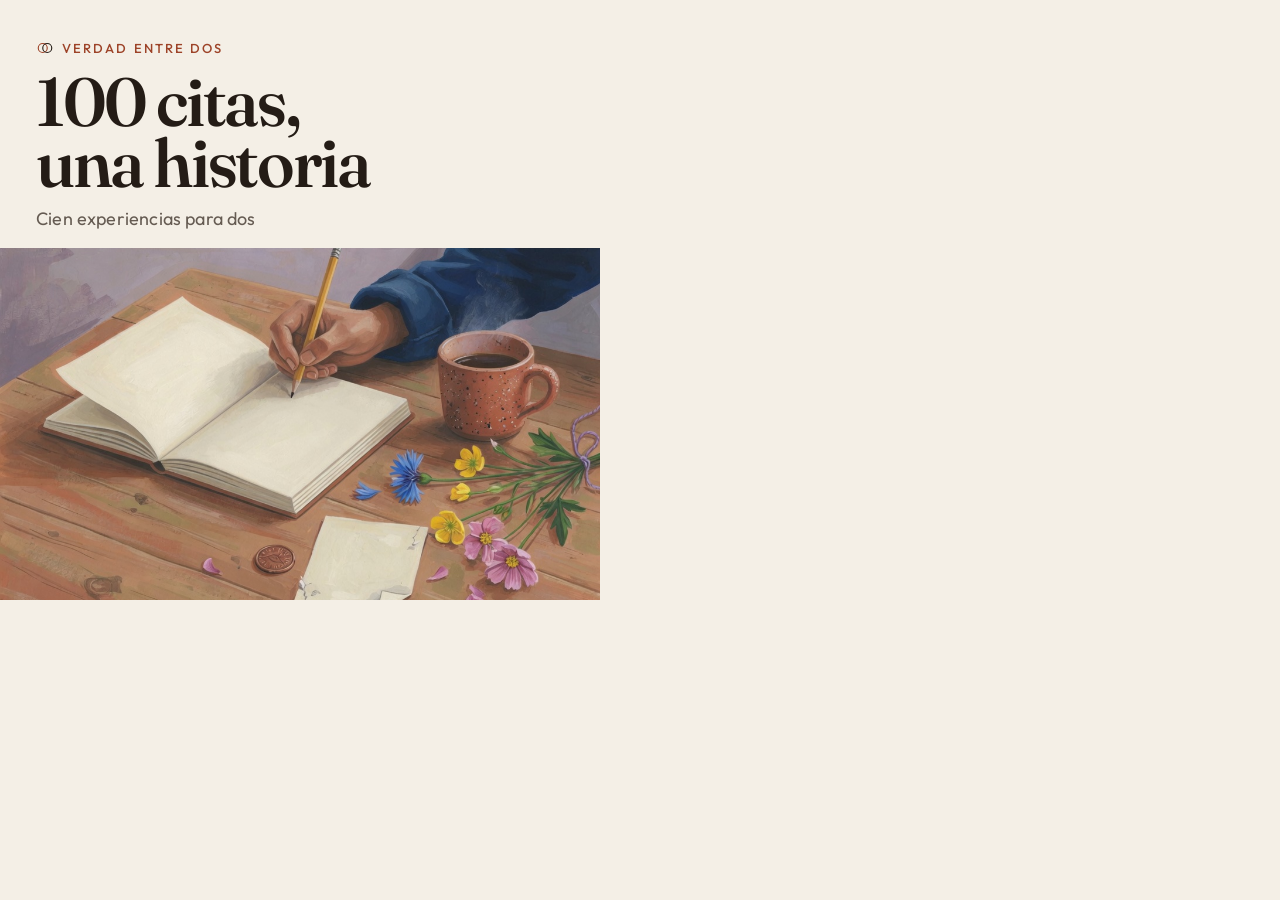
<file: hotmart/portada.html>
<!DOCTYPE html>
<html lang="es">
<head>
  <meta charset="utf-8">
  <link rel="preconnect" href="https://fonts.googleapis.com">
  <link rel="preconnect" href="https://fonts.gstatic.com" crossorigin>
  <link href="https://fonts.googleapis.com/css2?family=Fraunces:opsz,wght@9..144,560&family=Outfit:wght@420;500&display=swap" rel="stylesheet">
  <style>
    * { box-sizing: border-box; margin: 0; padding: 0; }
    html, body { width: 600px; height: 600px; background: #f4efe6; }
    #cover {
      width: 600px;
      height: 600px;
      overflow: hidden;
      background: #f4efe6;
      display: flex;
      flex-direction: column;
      font-family: "Outfit", "Avenir Next", sans-serif;
      color: #241c16;
    }
    .head {
      height: 248px;
      padding: 28px 36px 18px;
      display: flex;
      flex-direction: column;
      justify-content: flex-end;
    }
    .brand {
      display: flex;
      align-items: center;
      gap: 8px;
      color: #9d4328;
      font-size: 13px;
      font-weight: 500;
      letter-spacing: 0.16em;
      text-transform: uppercase;
      margin-bottom: 14px;
    }
    h1 {
      font-family: "Fraunces", Georgia, serif;
      font-weight: 560;
      font-size: 68px;
      line-height: 0.9;
      letter-spacing: -0.035em;
    }
    .sub {
      margin-top: 14px;
      color: #655b52;
      font-size: 18px;
      letter-spacing: 0.01em;
    }
    .art {
      height: 352px;
      overflow: hidden;
    }
    .art img {
      width: 100%;
      height: 100%;
      object-fit: cover;
      object-position: center 78%;
    }
  </style>
</head>
<body>
  <div id="cover">
    <div class="head">
      <p class="brand">
        <svg width="18" height="18" viewBox="0 0 32 32" aria-hidden="true">
          <circle cx="12" cy="16" r="8" fill="none" stroke="#9d4328" stroke-width="2"/>
          <circle cx="20" cy="16" r="8" fill="none" stroke="#241c16" stroke-width="2"/>
        </svg>
        Verdad entre dos
      </p>
      <h1>100 citas,<br>una historia</h1>
      <p class="sub">Cien experiencias para dos</p>
    </div>
    <div class="art">
      <img src="arte.jpg" alt="">
    </div>
  </div>
</body>
</html>
</file>
<file: css/styles.css>
:root {
  --paper: #f3eee4;
  --paper-2: #e9e1d2;
  --sheet: #fbf7f0;
  --ink: #241c16;
  --muted: #655b52;
  --line: rgba(36, 28, 22, 0.14);
  --terra: #9d4328;
  --terra-deep: #7c3018;
  --sage: #5d7a64;
  --indigo: #2c3a55;
  --shadow: 0 24px 60px rgba(36, 28, 22, 0.12);
  --serif: "Fraunces", "Iowan Old Style", Palatino, Georgia, serif;
  --sans: "Outfit", "Avenir Next", "Segoe UI", sans-serif;
  --nav: 76px;
  --wrap: 1120px;
}

* { box-sizing: border-box; }
html { scroll-behavior: smooth; scroll-padding-top: 96px; }
body {
  margin: 0;
  color: var(--ink);
  background:
    radial-gradient(1200px 500px at 10% -10%, rgba(157, 67, 40, 0.08), transparent 50%),
    radial-gradient(900px 420px at 110% 8%, rgba(44, 58, 85, 0.06), transparent 46%),
    var(--paper);
  font-family: var(--sans);
  font-size: 1.05rem;
  line-height: 1.6;
}
img, video { max-width: 100%; display: block; }
a { color: inherit; }
button, a { -webkit-tap-highlight-color: transparent; }
::selection { background: #efd3c4; }

.skip {
  position: absolute;
  left: 12px;
  top: -40px;
  background: var(--ink);
  color: var(--paper);
  padding: 8px 12px;
  z-index: 80;
}
.skip:focus { top: 12px; }

.progress {
  position: fixed;
  inset: 0 0 auto 0;
  height: 3px;
  z-index: 60;
  background: transparent;
}
.progress span {
  display: block;
  height: 100%;
  width: 100%;
  background: var(--terra);
  transform: scaleX(0);
  transform-origin: 0 50%;
}

.topbar {
  background: var(--ink);
  color: #f6efe6;
  text-align: center;
  font-size: 0.82rem;
  letter-spacing: 0.04em;
  padding: 10px 16px;
}
.topbar strong { font-weight: 560; }

.nav {
  position: sticky;
  top: 0;
  z-index: 40;
  display: flex;
  align-items: center;
  justify-content: space-between;
  gap: 16px;
  min-height: var(--nav);
  padding: 10px 22px;
  background: rgba(243, 238, 228, 0.88);
  backdrop-filter: blur(14px);
  border-bottom: 1px solid transparent;
}
.nav.is-stuck { border-bottom-color: var(--line); }
.brand {
  display: flex;
  align-items: center;
  gap: 10px;
  text-decoration: none;
  font-family: var(--serif);
  font-weight: 560;
  font-size: 1.15rem;
}
.brand svg { flex: none; }
.nav-links {
  display: flex;
  align-items: center;
  gap: 22px;
}
.nav-links a {
  text-decoration: none;
  color: var(--muted);
  font-size: 0.95rem;
}
.nav-links a:hover { color: var(--ink); }
.nav-toggle {
  display: none;
  border: 1px solid var(--line);
  background: transparent;
  border-radius: 999px;
  padding: 8px 14px;
  font: inherit;
  color: var(--ink);
}

.wrap { width: min(var(--wrap), calc(100% - 40px)); margin: 0 auto; }
.section { padding: 88px 0; }
.kicker {
  margin: 0 0 12px;
  color: var(--terra);
  font-size: 0.78rem;
  font-weight: 600;
  letter-spacing: 0.16em;
  text-transform: uppercase;
}
h1, h2, h3 { font-family: var(--serif); font-weight: 560; letter-spacing: -0.03em; line-height: 1.05; }
h1 { margin: 0; font-size: clamp(3.3rem, 7vw, 6.5rem); }
h2 { margin: 0; font-size: clamp(2.2rem, 4vw, 3.7rem); }
h3 { margin: 0; font-size: 1.55rem; letter-spacing: -0.02em; }
.lede { font-size: 1.18rem; color: var(--muted); max-width: 40rem; }
.lede strong { color: var(--ink); font-weight: 560; }

.buy, .ghost {
  display: inline-flex;
  align-items: center;
  justify-content: center;
  gap: 8px;
  min-height: 52px;
  padding: 0 22px;
  border-radius: 999px;
  text-decoration: none;
  font-weight: 580;
  border: 1px solid transparent;
  cursor: pointer;
}
.buy {
  background: var(--terra) !important;
  color: #fbf6ee !important;
  border-color: var(--terra) !important;
  box-shadow: 0 10px 24px rgba(157, 67, 40, 0.22);
}
.buy:hover { background: var(--terra-deep) !important; border-color: var(--terra-deep) !important; }
.ghost {
  background: transparent;
  color: var(--ink);
  border-color: rgba(36, 28, 22, 0.28);
}
.ghost:hover { border-color: var(--ink); }
.buy:focus-visible, .ghost:focus-visible, button:focus-visible, a:focus-visible {
  outline: 2px solid var(--terra);
  outline-offset: 3px;
}

.hero { padding: 42px 0 20px; }
.hero-grid {
  display: grid;
  grid-template-columns: 1.05fr 0.95fr;
  gap: 48px;
  align-items: center;
}
.hero-actions { display: flex; flex-wrap: wrap; gap: 12px; margin: 28px 0 18px; }
.micro { color: var(--muted); font-size: 0.92rem; margin: 0; }
.micro a { color: var(--indigo); }

.frame {
  background: var(--sheet);
  border: 1px solid var(--line);
  padding: 12px 12px 14px;
  box-shadow: var(--shadow);
}
.frame figcaption, .caption {
  margin: 10px 2px 0;
  color: var(--muted);
  font-size: 0.75rem;
  letter-spacing: 0.14em;
  text-transform: uppercase;
}
.hero-media { position: relative; overflow: hidden; aspect-ratio: 16 / 9; background: #e7d7c4; }
.hero-media video, .hero-media img { width: 100%; height: 100%; object-fit: cover; }
.js .hero-media video { animation: drift 16s ease-in-out infinite alternate; }
@keyframes drift { to { transform: scale(1.045); } }

.facts {
  display: grid;
  grid-template-columns: repeat(4, 1fr);
  gap: 12px;
  margin-top: 34px;
}
.fact {
  padding: 16px 16px 14px;
  border-top: 1px solid var(--line);
}
.fact b {
  display: block;
  font-family: var(--serif);
  font-size: 1.85rem;
  font-weight: 560;
  letter-spacing: -0.03em;
}
.fact span { color: var(--muted); font-size: 0.92rem; }

.marquee {
  margin-top: 18px;
  border-block: 1px solid var(--line);
  overflow: hidden;
  padding: 14px 0;
  mask-image: linear-gradient(90deg, transparent, #000 8%, #000 92%, transparent);
}
.marquee__track { display: flex; width: max-content; animation: tick 70s linear infinite; }
.marquee__group { display: flex; gap: 28px; padding-right: 28px; }
.marquee span { font-family: var(--serif); font-size: 1.15rem; white-space: nowrap; color: var(--indigo); }
.marquee span::before { content: "·"; margin-right: 28px; color: var(--terra); }
@keyframes tick { to { transform: translateX(-50%); } }

.problem-grid, .split, .two, .quote-grid, .fit-grid, .include-grid {
  display: grid;
  gap: 22px;
}
.problem-grid { grid-template-columns: 0.8fr 1.2fr; align-items: end; margin-bottom: 28px; }
.cards, .steps, .routes { display: grid; gap: 14px; }
.cards { grid-template-columns: repeat(3, 1fr); }
.card, .step, .panel, .route, .quote, .fit, .include, .specimen, .offer {
  background: rgba(251, 247, 240, 0.72);
  border: 1px solid var(--line);
  border-radius: 18px;
}
.card, .step, .route, .quote, .fit, .include { padding: 22px; }
.card em, .step b, .num {
  display: block;
  font-style: normal;
  color: var(--terra);
  font-size: 0.78rem;
  letter-spacing: 0.14em;
  text-transform: uppercase;
  margin-bottom: 8px;
}
.card p, .step p, .fit p, .include p, .route p { margin: 0; color: var(--muted); }
.card h3, .step h3 { margin-bottom: 8px; }

.split { grid-template-columns: 0.9fr 1.1fr; align-items: center; }
.steps { margin-top: 22px; }
.portrait { aspect-ratio: 2 / 3; overflow: hidden; background: #efe4d4; }
.portrait img { width: 100%; height: 100%; object-fit: cover; }

.chapter-layout { display: grid; grid-template-columns: 280px 1fr; gap: 22px; margin-top: 28px; }
.chapter-tabs { display: flex; flex-direction: column; gap: 6px; }
.chapter-tabs button, .route-tabs button {
  text-align: left;
  font: inherit;
  color: var(--ink);
  background: transparent;
  border: 1px solid transparent;
  border-radius: 12px;
  padding: 10px 12px;
  cursor: pointer;
}
.chapter-tabs button small { display: block; color: var(--muted); font-size: 0.82rem; }
.chapter-tabs button[aria-selected="true"], .route-tabs button[aria-pressed="true"] {
  background: var(--sheet);
  border-color: var(--line);
}
.chapter-panel { display: none; padding: 28px; }
.chapter-panel.is-active { display: block; }
.chapter-panel ol { margin: 16px 0 0; padding: 0; list-style: none; }
.chapter-panel li {
  padding: 10px 0;
  border-top: 1px solid var(--line);
  display: flex;
  justify-content: space-between;
  gap: 12px;
}
.chapter-panel li span { color: var(--muted); font-variant-numeric: tabular-nums; }

.scene-row { display: grid; grid-template-columns: 1.1fr 0.9fr; gap: 18px; margin-top: 28px; }
.scene { overflow: hidden; aspect-ratio: 3 / 2; background: #efe4d4; }
.scene img { width: 100%; height: 100%; object-fit: cover; }
.scene.tall { aspect-ratio: 1; }

.specimen { display: grid; grid-template-columns: 1.15fr 0.85fr; overflow: hidden; }
.specimen-copy { padding: 32px; }
.meta-row { display: flex; flex-wrap: wrap; gap: 8px; margin: 16px 0; }
.pill {
  border: 1px solid var(--line);
  border-radius: 999px;
  padding: 4px 10px;
  font-size: 0.82rem;
  color: var(--muted);
}
.moves { margin: 0; padding: 0; list-style: none; }
.moves li { padding: 10px 0; border-top: 1px solid var(--line); }
.moves strong { font-weight: 600; }
.specimen-visual { position: relative; min-height: 320px; background: #efe4d4; }
.specimen-visual img { position: absolute; inset: 0; width: 100%; height: 100%; object-fit: cover; }

.route-tabs { display: flex; flex-wrap: wrap; gap: 8px; margin: 22px 0; }
.route { display: none; }
.route.is-active { display: block; }
.route h3 { margin-bottom: 8px; }
.date-list { display: grid; gap: 12px; margin-top: 16px; }
.date-list article {
  display: grid;
  grid-template-columns: 72px 1fr;
  gap: 12px;
  padding-top: 12px;
  border-top: 1px solid var(--line);
}
.date-list b { font-family: var(--serif); font-size: 1.2rem; }

.passport-head { display: flex; justify-content: space-between; gap: 18px; align-items: end; }
.stamp-count {
  font-family: var(--serif);
  font-size: clamp(2rem, 4vw, 3rem);
  margin: 0;
}
.stamp-grid {
  margin-top: 22px;
  display: grid;
  grid-template-columns: repeat(10, 1fr);
  gap: 8px;
}
.stamp {
  aspect-ratio: 1;
  border-radius: 50%;
  border: 1.5px solid rgba(157, 67, 40, 0.55);
  background: transparent;
  color: transparent;
  font-size: 0.62rem;
  cursor: pointer;
  position: relative;
}
.stamp:hover, .stamp:focus-visible { background: rgba(157, 67, 40, 0.08); }
.stamp.is-on {
  background: var(--terra);
  border-color: var(--terra);
  color: #fbf6ee;
  animation: pop 0.35s ease;
}
@keyframes pop { from { transform: scale(0.8); } to { transform: scale(1); } }
.passport-note { color: var(--muted); margin-top: 14px; }

.two { grid-template-columns: 1fr 1fr; }
.quote-grid { grid-template-columns: 1fr 1fr; margin-top: 26px; }
.quote p {
  margin: 0;
  font-family: var(--serif);
  font-size: clamp(1.45rem, 2vw, 1.9rem);
  line-height: 1.25;
  letter-spacing: -0.03em;
  color: var(--ink);
}
.quote span { display: block; margin-top: 14px; color: var(--muted); font-family: var(--sans); font-size: 0.88rem; letter-spacing: 0; }

.morning {
  display: grid;
  grid-template-columns: 1.15fr 0.85fr;
  gap: 28px;
  align-items: center;
}
.morning-media { overflow: hidden; aspect-ratio: 3 / 2; background: #efe4d4; border-radius: 18px; }
.morning-media video, .morning-media img { width: 100%; height: 100%; object-fit: cover; }

.include-grid { grid-template-columns: 1.1fr 0.9fr; }
.include ul, .fit ul { margin: 12px 0 0; padding-left: 18px; }
.include li + li, .fit li + li { margin-top: 8px; }
.bridge {
  margin-top: 18px;
  padding: 22px;
  border-left: 3px solid var(--terra);
  background: rgba(157, 67, 40, 0.06);
}

.offer {
  display: grid;
  grid-template-columns: 0.82fr 1.18fr;
  overflow: hidden;
}
.offer-copy { padding: 36px; }
.offer-visual { position: relative; background: #efe4d4; min-height: 360px; }
.offer-visual img { position: absolute; inset: 0; width: 100%; height: 100%; object-fit: cover; }
.checklist { margin: 18px 0 22px; padding: 0; list-style: none; }
.checklist li { padding: 8px 0 8px 28px; position: relative; border-top: 1px solid var(--line); }
.checklist li::before {
  content: "";
  width: 10px;
  height: 10px;
  border: 1.5px solid var(--terra);
  border-radius: 50%;
  position: absolute;
  left: 0;
  top: 14px;
}

.faq details {
  border-top: 1px solid var(--line);
  padding: 16px 0;
}
.faq summary { cursor: pointer; font-weight: 580; font-size: 1.05rem; }
.faq details p { margin: 10px 0 0; color: var(--muted); max-width: 46rem; }

.final { text-align: center; padding-bottom: 40px; }
.final .lede { margin: 16px auto 26px; }
.footer {
  border-top: 1px solid var(--line);
  padding: 28px 0 110px;
  display: flex;
  justify-content: space-between;
  gap: 18px;
  color: var(--muted);
  font-size: 0.92rem;
}
.footer a { color: var(--indigo); }

.dock {
  display: none;
  position: fixed;
  left: 0;
  right: 0;
  bottom: 0;
  z-index: 45;
  gap: 12px;
  align-items: center;
  justify-content: space-between;
  padding: 12px 14px calc(12px + env(safe-area-inset-bottom));
  background: rgba(251, 247, 240, 0.94);
  border-top: 1px solid var(--line);
  backdrop-filter: blur(10px);
}
.dock.is-on { display: flex; }
.dock p { margin: 0; font-size: 0.92rem; }
.dock .buy { min-height: 46px; }

.nudge[hidden] { display: none !important; }
.nudge {
  position: fixed;
  inset: 0;
  z-index: 70;
  background: rgba(36, 28, 22, 0.48);
  display: grid;
  place-items: center;
  padding: 18px;
}
.nudge-card {
  width: min(460px, 100%);
  background: var(--sheet);
  border-radius: 20px;
  padding: 22px;
  box-shadow: var(--shadow);
}
.nudge-card img { width: 88px; height: 88px; object-fit: cover; border-radius: 12px; }
.nudge-actions { display: flex; flex-wrap: wrap; gap: 10px; margin-top: 16px; }
.nudge-close {
  float: right;
  border: 0;
  background: transparent;
  font: inherit;
  cursor: pointer;
  color: var(--muted);
}

.js .reveal { opacity: 0; transform: translateY(18px); }
.js .reveal.is-in { opacity: 1; transform: none; transition: opacity 0.7s ease, transform 0.7s ease; }

@media (max-width: 980px) {
  .hero-grid, .problem-grid, .split, .chapter-layout, .scene-row, .specimen, .two, .morning, .include-grid, .offer {
    grid-template-columns: 1fr;
  }
  .facts, .cards { grid-template-columns: 1fr 1fr; }
  .quote-grid { grid-template-columns: 1fr; }
  .stamp-grid { gap: 6px; }
  .nav-toggle { display: inline-flex; }
  .nav-links {
    display: none;
    position: absolute;
    top: 100%;
    left: 0;
    right: 0;
    flex-direction: column;
    align-items: flex-start;
    padding: 12px 18px 18px;
    background: rgba(243, 238, 228, 0.98);
    border-bottom: 1px solid var(--line);
  }
  .nav-links.is-open { display: flex; }
}
@media (max-width: 680px) {
  .wrap { width: min(var(--wrap), calc(100% - 28px)); }
  .section { padding: 64px 0; }
  .facts, .cards { grid-template-columns: 1fr; }
  .date-list article { grid-template-columns: 56px 1fr; }
  .footer { flex-direction: column; }
  h1 { font-size: clamp(2.8rem, 12vw, 4rem); }
}

@media (prefers-reduced-motion: reduce) {
  html { scroll-behavior: auto; }
  *, *::before, *::after {
    animation: none !important;
    transition: none !important;
  }
}
</file>
